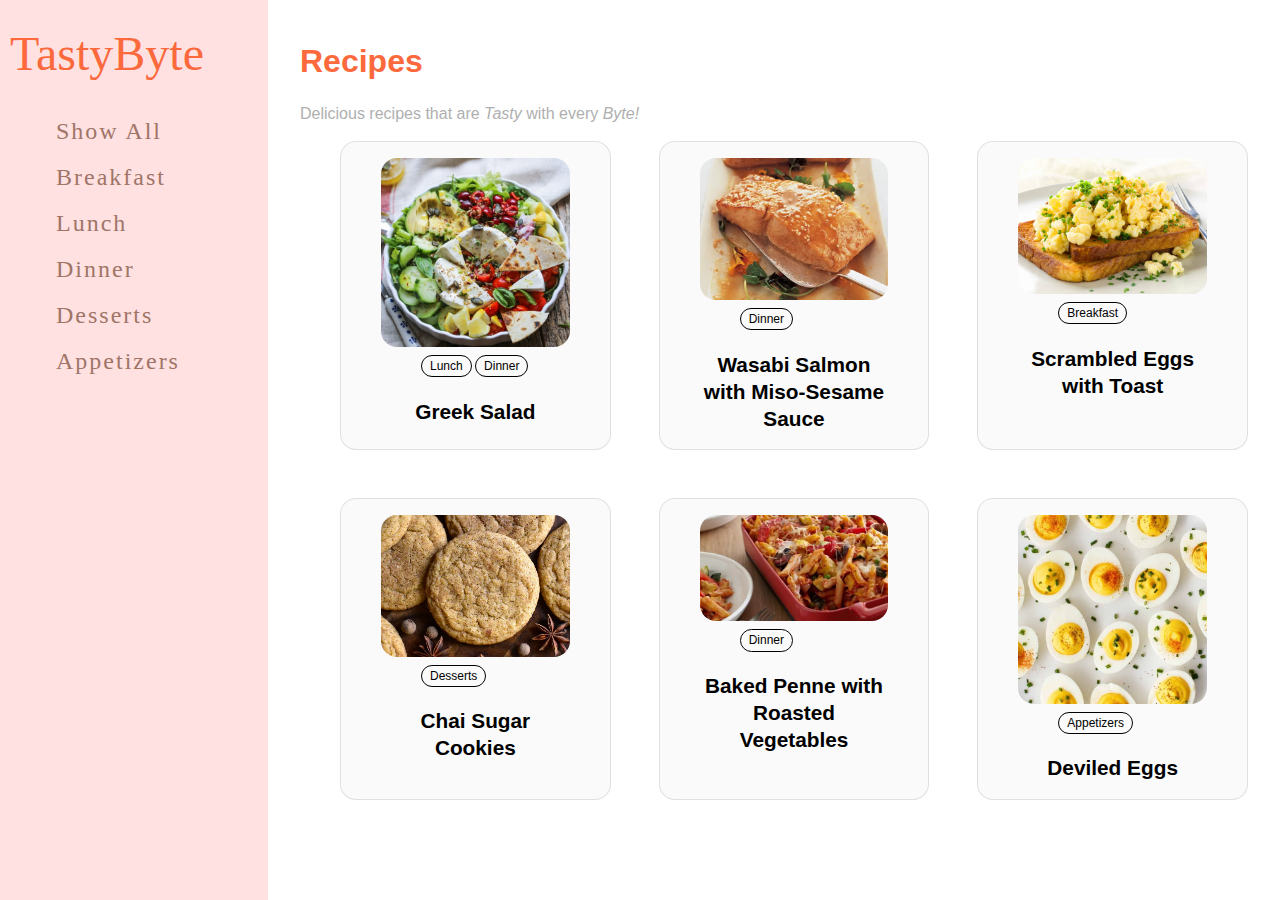
<file: index.html>
<!DOCTYPE html>
<html lang="en">
<head>
    <meta charset="UTF-8">
    <meta name="viewport" content="width=device-width, initial-scale=1.0">
    <title>TastyByte</title>
    <link rel="stylesheet" href="styles.css">
</head>
<body>
    <div class="header"> 
        <div class="topnav">
        <!-- Site Logo -->
        <div class="logo"><a href="index.html">TastyByte</a></div>
            <div class="filtersattop">
                <ol class="filters">
                    <li>
                        <label for="All">Show All</label>
                    </li>
                    <li>
                        <label for="Breakfast">Breakfast</label>
                    </li>
                    <li>
                        <label for="Lunch">Lunch</label>
                    </li>
                    <li>
                        <label for="Dinner">Dinner</label>
                    </li>
                    <li>
                        <label for="Desserts">Desserts</label>
                    </li>
                    <li>
                        <label for="Appetizers">Appetizers</label>
                    </li>
                </ol>
            </div>
        </div>
    </div>
    <!-- Container for Filtering the Recipes (Note: Container must include the recipe items) -->
    <div class="container">
            <input type="radio" id="All" name="categories" value="All" checked>
            <input type="radio" id="Breakfast" name="categories" value="Breakfast">
            <input type="radio" id="Lunch" name="categories" value="Lunch">
            <input type="radio" id="Dinner" name="categories" value="Dinner">
            <input type="radio" id="Desserts" name="categories" value="Desserts">
            <input type="radio" id="Appetizers" name="categories" value="Appetizers">
       
    
        <!-- Main Page Content -->
        <h1 class="page-title">Recipes</h1>
        <p class="page-tagline">Delicious recipes that are <em>Tasty</em> with every <em>Byte!</em></p>
        
        <ol class="recipes">
            <li class="post" data-category="Lunch Dinner">
              <article>
                <figure>
                  <a href="recipes/greek-salad.html">
                    <img src="img/greek-salad.png" alt="picture of a greek salad">
                  </a>
                  <figcaption>
                    <ol class="post-categories">
                      <li>
                        <a href="">Lunch</a>
                      </li>
                      <li>
                        <a href="">Dinner</a>
                      </li>
                    </ol>
                    <h2 class="post-title">
                      <a href="recipes/greek-salad.html">Greek Salad</a>
                    </h2>
                  </figcaption>
                </figure>
              </article>
            </li>

            <li class="post" data-category="Dinner">
                <article>
                  <figure>
                    <a href="recipes/wasabi-salmon.html">
                      <img src="img/wasabi-salmon-with-miso-sesame-sauce.webp" alt="Wasabi Salmon with Miso-Sesame Sauce">
                    </a>
                    <figcaption>
                      <ol class="post-categories">
                        <li>
                          <a href="">Dinner</a>
                        </li>
                      </ol>
                      <h2 class="post-title">
                        <a href="recipes/wasabi-salmon.html">Wasabi Salmon with Miso-Sesame Sauce</a>
                      </h2>
                    </figcaption>
                  </figure>
                </article>
              </li>

              <li class="post" data-category="Breakfast">
                <article>
                    <figure>
                        <a href="recipes/scrambled-eggs.html">
                           <img src="img/scrambled-eggs.jpg" alt="Scrambled Eggs with Toast">
                        </a>
                        <figcaption>
                           <ol class="post-categories">
                               <li>
                                   <a href="">Breakfast</a>
                               </li>
                           </ol>
                           <h2 class="post-title">
                               <a href="recipes/scrambled-eggs.html">Scrambled Eggs with Toast</a>
                           </h2>
                        </figcaption>
                    </figure>
                </article>
            </li>

            <li class="post" data-category="Desserts">
                <article>
                    <figure>
                        <a href="recipes/chai-sugar-cookies.html">
                           <img src="img/chai-sugar-cookies.webp" alt="Chai sugar cookies closeup">
                        </a>
                        <figcaption>
                           <ol class="post-categories">
                               <li>
                                   <a href="">Desserts</a>
                               </li>
                           </ol>
                           <h2 class="post-title">
                               <a href="recipes/chai-sugar-cookies.html">Chai Sugar Cookies</a>
                           </h2>
                        </figcaption>
                    </figure>
                </article>
            </li>

            <li class="post" data-category="Dinner">
                <article>
                    <figure>
                        <a href="recipes/baked-penne.html">
                           <img src="img/baked-penne-with-roasted-vegetables.webp" alt="Baked Penne with Roasted Vegetables">
                        </a>
                        <figcaption>
                           <ol class="post-categories">
                               <li>
                                   <a href="">Dinner</a>
                               </li>
                           </ol>
                           <h2 class="post-title">
                               <a href="recipes/baked-penne.html">Baked Penne with Roasted Vegetables</a>
                           </h2>
                        </figcaption>
                    </figure>
                </article>
            </li>

            <li class="post" data-category="Appetizers">
                <article>
                    <figure>
                        <a href="recipes/deviled-eggs.html">
                           <img src="img/deviled-eggs.jpg" alt="Deviled eggs with parsley on top">
                        </a>
                        <figcaption>
                           <ol class="post-categories">
                               <li>
                                   <a href="">Appetizers</a>
                               </li>
                           </ol>
                           <h2 class="post-title">
                               <a href="recipes/deviled-eggs.html">Deviled Eggs</a>
                           </h2>
                        </figcaption>
                    </figure>
                </article>
            </li>
        </ol>

    </div>
</body>
</html>
</file>
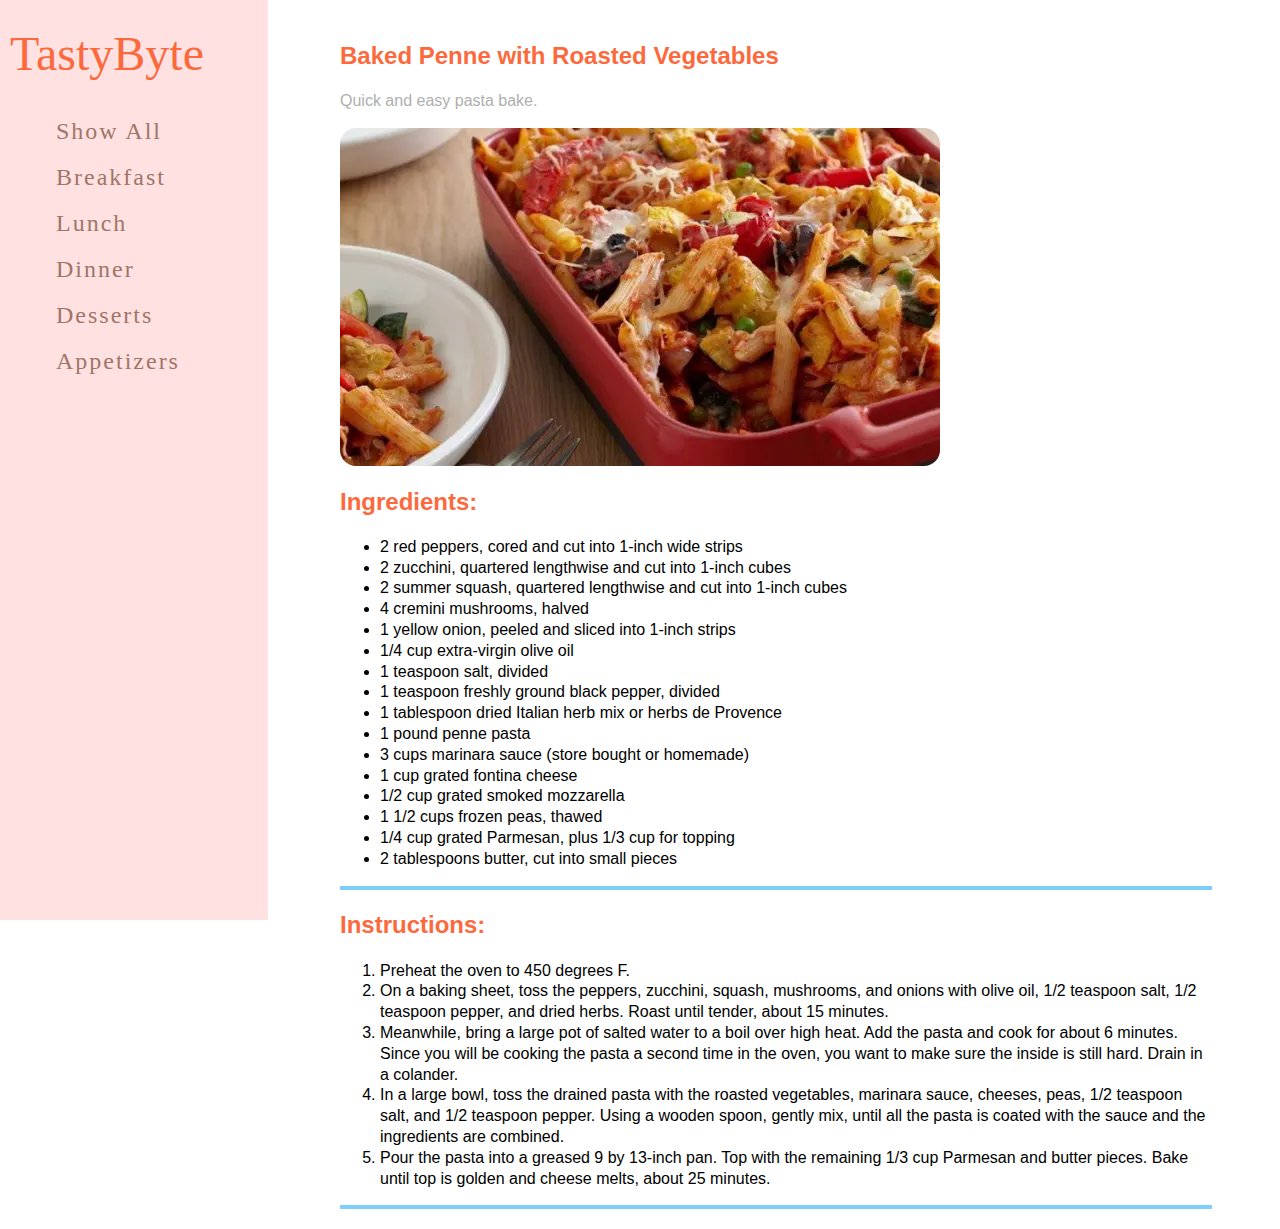
<file: recipes/baked-penne.html>
<!DOCTYPE html>
<html lang="en">
<head>
    <meta charset="UTF-8">
    <meta name="viewport" content="width=device-width, initial-scale=1.0">
    <title>TastyByte</title>
    <link rel="stylesheet" href="../styles.css">
</head>
<body>
    <div class="header"> 
        <div class="topnav">
        <!-- Site Logo -->
        <div class="logo"><a href="../index.html">TastyByte</a></div>
            <div class="filtersattop">
                <ol class="filters">
                    <li>
                        <label for="All">Show All</label>
                    </li>
                    <li>
                        <label for="Breakfast">Breakfast</label>
                    </li>
                    <li>
                        <label for="Lunch">Lunch</label>
                    </li>
                    <li>
                        <label for="Dinner">Dinner</label>
                    </li>
                    <li>
                        <label for="Desserts">Desserts</label>
                    </li>
                    <li>
                        <label for="Appetizers">Appetizers</label>
                    </li>
                </ol>
            </div>
        </div>
    </div>
<!-- Container for Filtering the Recipes (Note: Container must include the recipe items) -->
<div class="container">
        <input type="radio" id="All" name="categories" value="All" checked>
        <input type="radio" id="Breakfast" name="categories" value="Breakfast">
        <input type="radio" id="Lunch" name="categories" value="Lunch">
        <input type="radio" id="Dinner" name="categories" value="Dinner">
        <input type="radio" id="Desserts" name="categories" value="Desserts">
        <input type="radio" id="Appetizers" name="categories" value="Appetizers">
   

    <!-- Recipe Container-->
    <div class="recipe-page-container">
      <h2 class="page-title">Baked Penne with Roasted Vegetables</h2>
      <p class="page-tagline">Quick and easy pasta bake.</p>
      <img src="../img/baked-penne-with-roasted-vegetables.webp" alt="Baked Penne with Roasted Vegetables">
      <h2 class="page-title">Ingredients:</h2>
      <ul>
        <li>2 red peppers, cored and cut into 1-inch wide strips</li>
        <li>2 zucchini, quartered lengthwise and cut into 1-inch cubes</li>
        <li>2 summer squash, quartered lengthwise and cut into 1-inch cubes</li>
        <li>4 cremini mushrooms, halved</li>
        <li>1 yellow onion, peeled and sliced into 1-inch strips</li>
        <li>1/4 cup extra-virgin olive oil</li>
        <li>1 teaspoon salt, divided</li>
        <li>1 teaspoon freshly ground black pepper, divided</li>
        <li>1 tablespoon dried Italian herb mix or herbs de Provence</li>
        <li>1 pound penne pasta</li>
        <li>3 cups marinara sauce (store bought or homemade)</li>
        <li>1 cup grated fontina cheese</li>
        <li>1/2 cup grated smoked mozzarella</li>
        <li>1 1/2 cups frozen peas, thawed</li>
        <li>1/4 cup grated Parmesan, plus 1/3 cup for topping</li>
        <li>2 tablespoons butter, cut into small pieces</li>
      </ul>
      <div class="Line1" style="width: 100%; height: 100%; border: 2px #7ECEFC solid"></div>
      <h2 class="page-title">Instructions:</h2>
      <ol>
        <li>Preheat the oven to 450 degrees F. </li>
        <li>On a baking sheet, toss the peppers, zucchini, squash, mushrooms, and onions with olive oil, 1/2 teaspoon salt, 1/2 teaspoon pepper, and dried herbs. Roast until tender, about 15 minutes. </li>
        <li>Meanwhile, bring a large pot of salted water to a boil over high heat. Add the pasta and cook for about 6 minutes. Since you will be cooking the pasta a second time in the oven, you want to make sure the inside is still hard. Drain in a colander. </li>
        <li>In a large bowl, toss the drained pasta with the roasted vegetables, marinara sauce, cheeses, peas, 1/2 teaspoon salt, and 1/2 teaspoon pepper. Using a wooden spoon, gently mix, until all the pasta is coated with the sauce and the ingredients are combined. </li>
        <li>Pour the pasta into a greased 9 by 13-inch pan. Top with the remaining 1/3 cup Parmesan and butter pieces. Bake until top is golden and cheese melts, about 25 minutes. </li>
      </ol>
      <div class="Line1" style="width: 100%; height: 100%; border: 2px #7ECEFC solid"></div>
    </div>
</body>
</html>
</file>
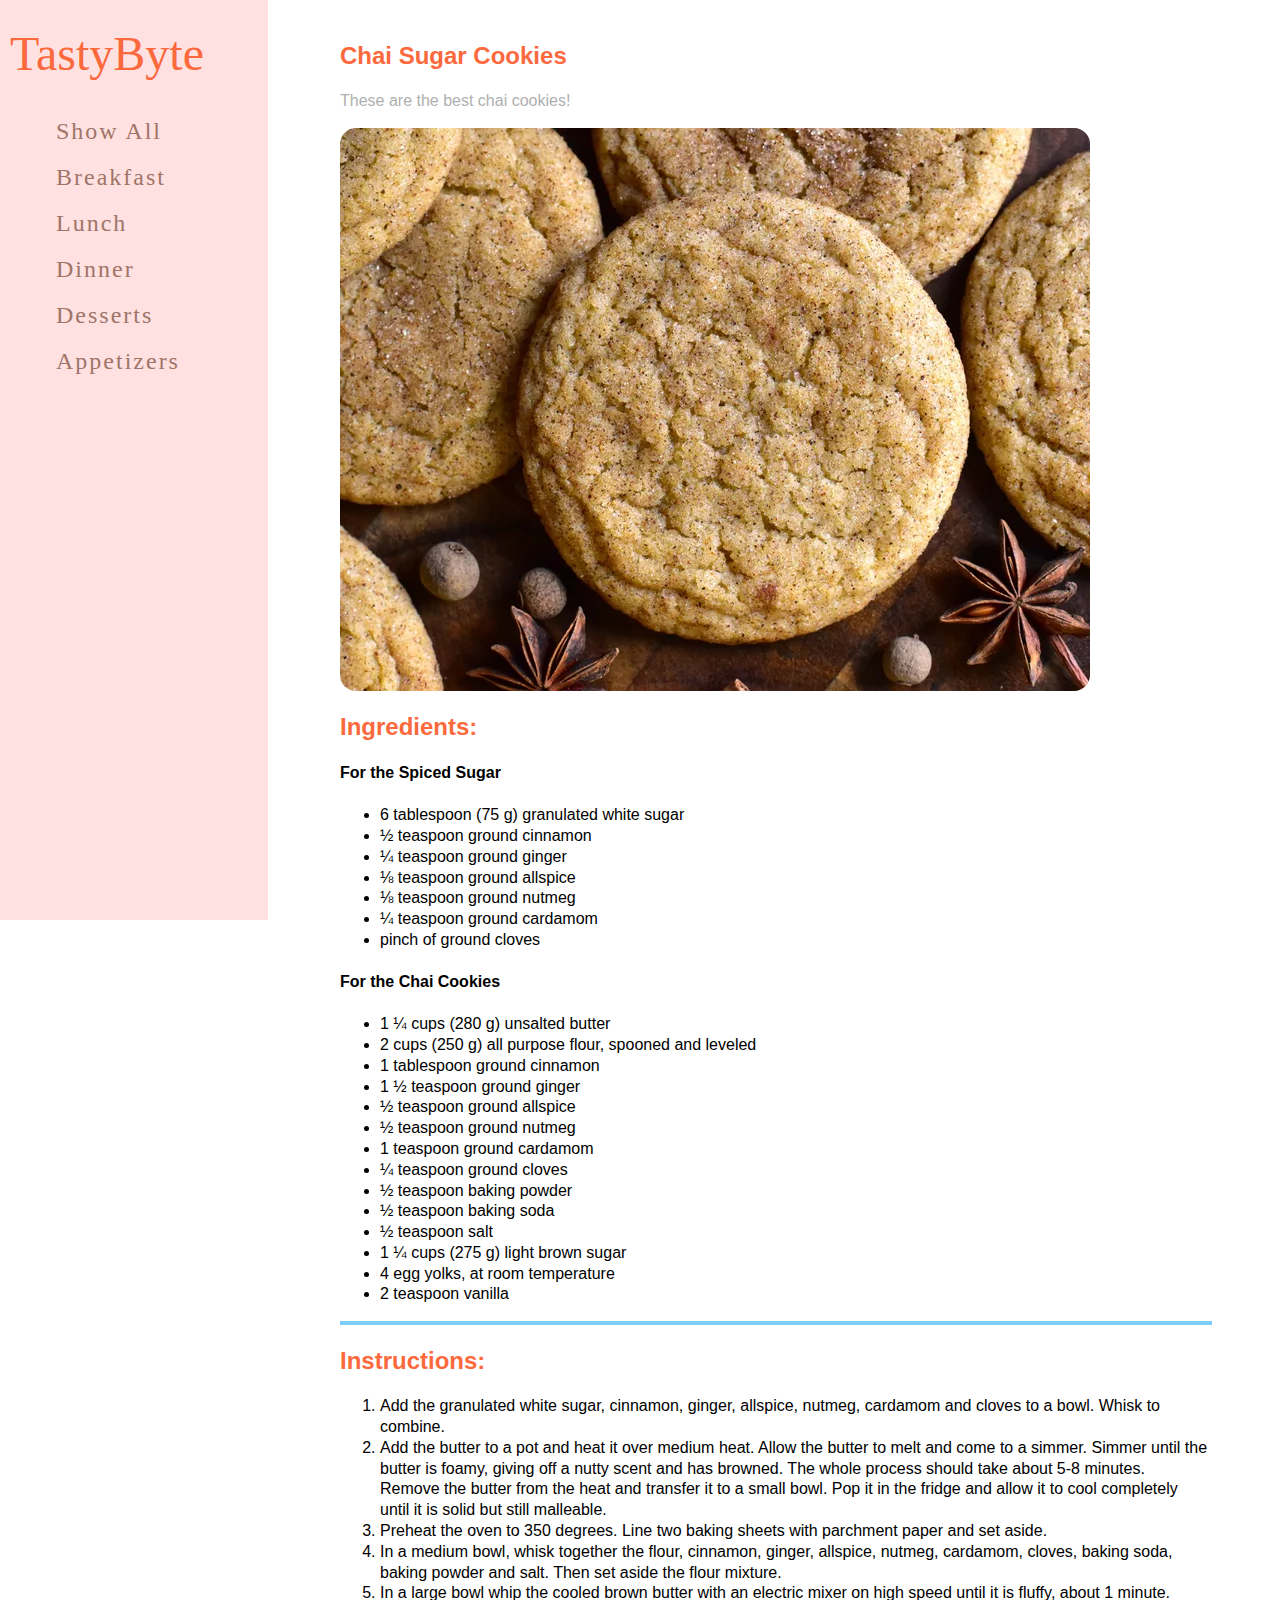
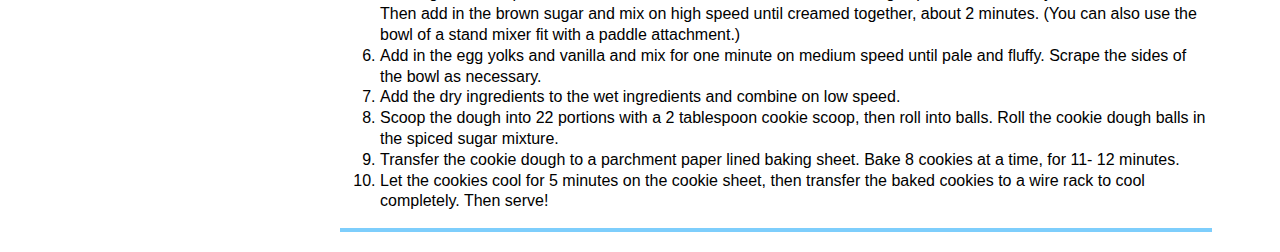
<file: recipes/chai-sugar-cookies.html>
<!DOCTYPE html>
<html lang="en">
<head>
    <meta charset="UTF-8">
    <meta name="viewport" content="width=device-width, initial-scale=1.0">
    <title>TastyByte</title>
    <link rel="stylesheet" href="../styles.css">
</head>
<body>
    <div class="header"> 
        <div class="topnav">
        <!-- Site Logo -->
        <div class="logo"><a href="../index.html">TastyByte</a></div>
            <div class="filtersattop">
                <ol class="filters">
                    <li>
                        <label for="All">Show All</label>
                    </li>
                    <li>
                        <label for="Breakfast">Breakfast</label>
                    </li>
                    <li>
                        <label for="Lunch">Lunch</label>
                    </li>
                    <li>
                        <label for="Dinner">Dinner</label>
                    </li>
                    <li>
                        <label for="Desserts">Desserts</label>
                    </li>
                    <li>
                        <label for="Appetizers">Appetizers</label>
                    </li>
                </ol>
            </div>
        </div>
    </div>
<!-- Container for Filtering the Recipes (Note: Container must include the recipe items) -->
<div class="container">
        <input type="radio" id="All" name="categories" value="All" checked>
        <input type="radio" id="Breakfast" name="categories" value="Breakfast">
        <input type="radio" id="Lunch" name="categories" value="Lunch">
        <input type="radio" id="Dinner" name="categories" value="Dinner">
        <input type="radio" id="Desserts" name="categories" value="Desserts">
        <input type="radio" id="Appetizers" name="categories" value="Appetizers">
   

    <!-- Recipe Container-->
    <div class="recipe-page-container">
      <h2 class="page-title">Chai Sugar Cookies</h2>
      <p class="page-tagline">These are the best chai cookies!</p>
      <img src="../img/chai-sugar-cookies.webp" alt="Chai sugar cookies closeup"">
      <h2 class="page-title">Ingredients:</h2>
      <h4>For the Spiced Sugar</h4>
      <ul>
        <li>6 tablespoon (75 g) granulated white sugar</li>
        <li>½ teaspoon ground cinnamon</li>
        <li>¼ teaspoon ground ginger</li>
        <li>⅛ teaspoon ground allspice</li>
        <li>⅛ teaspoon ground nutmeg</li>
        <li>¼ teaspoon ground cardamom</li>
        <li> pinch of ground cloves</li>
      </ul>
      <h4>For the Chai Cookies</h4>
      <ul>
        <li>1 ¼ cups (280 g) unsalted butter</li>
        <li>2 cups (250 g) all purpose flour, spooned and leveled</li>
        <li>1 tablespoon ground cinnamon</li>
        <li>1 ½ teaspoon ground ginger</li>
        <li>½ teaspoon ground allspice</li>
        <li>½ teaspoon ground nutmeg</li>
        <li>1 teaspoon ground cardamom</li>
        <li>¼ teaspoon ground cloves</li>
        <li> ½ teaspoon baking powder</li>
        <li>½ teaspoon baking soda</li>
        <li>½ teaspoon salt</li>
        <li> 1 ¼ cups (275 g) light brown sugar</li>
        <li>4 egg yolks, at room temperature</li>
        <li>2 teaspoon vanilla</li>
      </ul>
      <div class="Line1" style="width: 100%; height: 100%; border: 2px #7ECEFC solid"></div>
      <h2 class="page-title">Instructions:</h2>
      <ol>
        <li>Add the granulated white sugar, cinnamon, ginger, allspice, nutmeg, cardamom and cloves to a bowl. Whisk to combine.</li>
        <li>Add the butter to a pot and heat it over medium heat. Allow the butter to melt and come to a simmer. Simmer until the butter is foamy, giving off a nutty scent and has browned. The whole process should take about 5-8 minutes. Remove the butter from the heat and transfer it to a small bowl. Pop it in the fridge and allow it to cool completely until it is solid but still malleable.</li>
        <li>Preheat the oven to 350 degrees. Line two baking sheets with parchment paper and set aside.</li>
        <li>In a medium bowl, whisk together the flour, cinnamon, ginger, allspice, nutmeg, cardamom, cloves, baking soda, baking powder and salt. Then set aside the flour mixture.</li>
        <li>In a large bowl whip the cooled brown butter with an electric mixer on high speed until it is fluffy, about 1 minute. Then add in the brown sugar and mix on high speed until creamed together, about 2 minutes. (You can also use the bowl of a stand mixer fit with a paddle attachment.)</li>
        <li>Add in the egg yolks and vanilla and mix for one minute on medium speed until pale and fluffy. Scrape the sides of the bowl as necessary.</li>
        <li>Add the dry ingredients to the wet ingredients and combine on low speed.</li>
        <li>Scoop the dough into 22 portions with a 2 tablespoon cookie scoop, then roll into balls. Roll the cookie dough balls in the spiced sugar mixture.</li>
        <li>Transfer the cookie dough to a parchment paper lined baking sheet. Bake 8 cookies at a time, for 11- 12 minutes.</li>
        <li>Let the cookies cool for 5 minutes on the cookie sheet, then transfer the baked cookies to a wire rack to cool completely. Then serve!</li>
      </ol>
      <div class="Line1" style="width: 100%; height: 100%; border: 2px #7ECEFC solid"></div>
    </div>
</body>
</html>
</file>
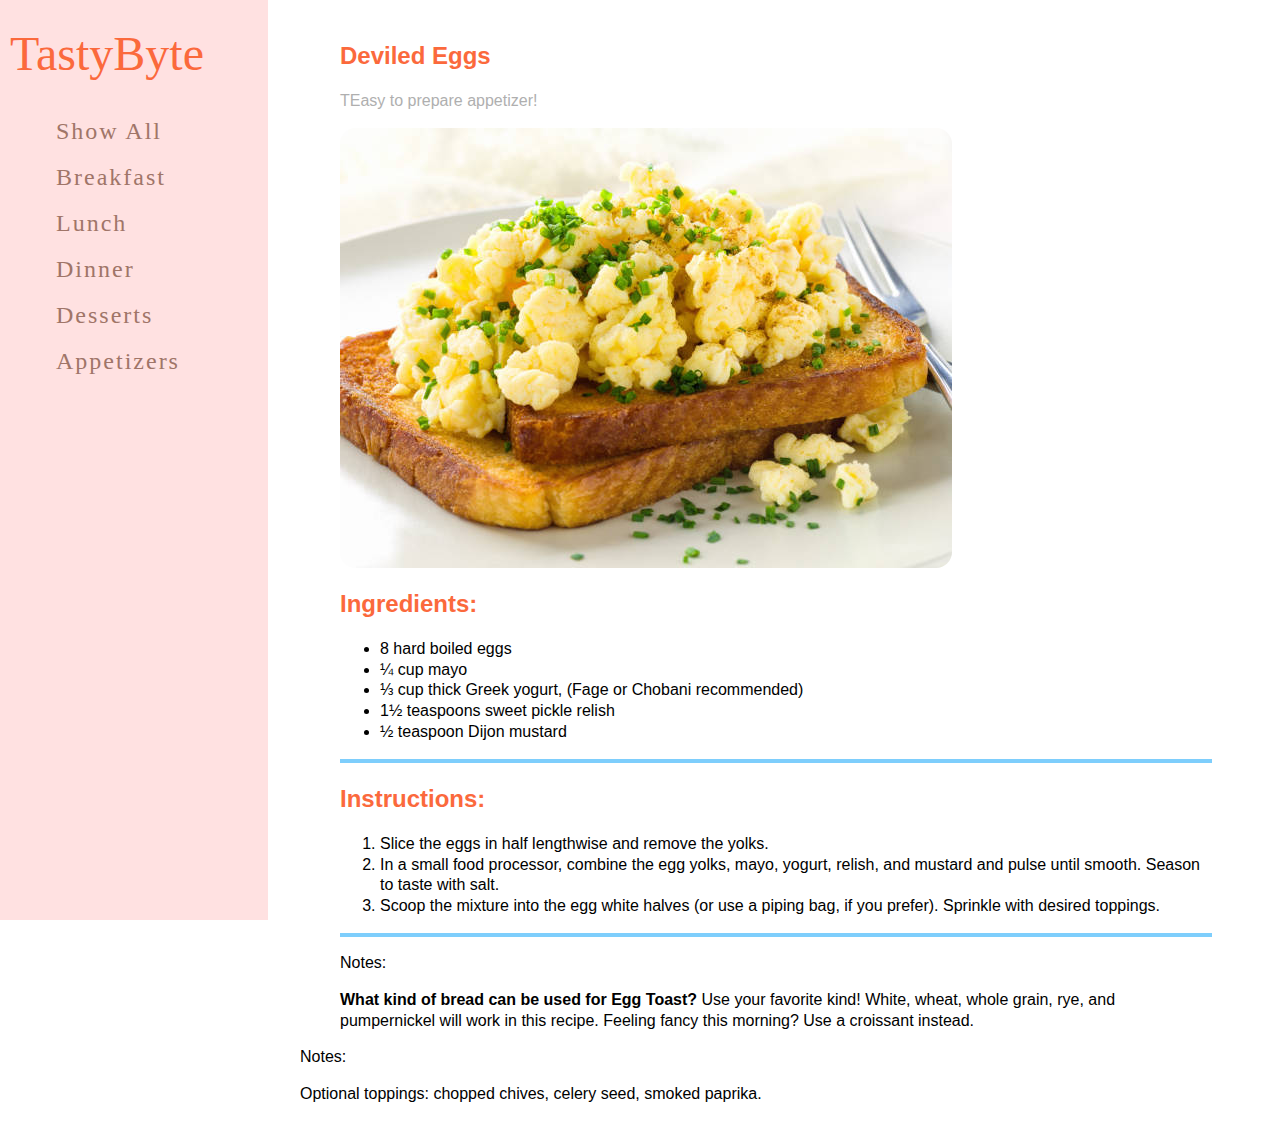
<file: recipes/deviled-eggs.html>
<!DOCTYPE html>
<html lang="en">
<head>
    <meta charset="UTF-8">
    <meta name="viewport" content="width=device-width, initial-scale=1.0">
    <title>TastyByte</title>
    <link rel="stylesheet" href="../styles.css">
</head>
<body>
  <div class="header"> 
    <div class="topnav">
    <!-- Site Logo -->
    <div class="logo"><a href="../index.html">TastyByte</a></div>
        <div class="filtersattop">
            <ol class="filters">
                <li>
                    <label for="All">Show All</label>
                </li>
                <li>
                    <label for="Breakfast">Breakfast</label>
                </li>
                <li>
                    <label for="Lunch">Lunch</label>
                </li>
                <li>
                    <label for="Dinner">Dinner</label>
                </li>
                <li>
                    <label for="Desserts">Desserts</label>
                </li>
                <li>
                    <label for="Appetizers">Appetizers</label>
                </li>
            </ol>
        </div>
    </div>
</div>
<!-- Container for Filtering the Recipes (Note: Container must include the recipe items) -->
<div class="container">
        <input type="radio" id="All" name="categories" value="All" checked>
        <input type="radio" id="Breakfast" name="categories" value="Breakfast">
        <input type="radio" id="Lunch" name="categories" value="Lunch">
        <input type="radio" id="Dinner" name="categories" value="Dinner">
        <input type="radio" id="Desserts" name="categories" value="Desserts">
        <input type="radio" id="Appetizers" name="categories" value="Appetizers">
   

    <!-- Recipe Container-->
    <div class="recipe-page-container">
      <h2 class="page-title">Deviled Eggs</h2>
      <p class="page-tagline">TEasy to prepare appetizer!</p>
      <img src="../img/scrambled-eggs.jpg" alt="Scrambled Eggs with Toast"">
      <h2 class="page-title">Ingredients:</h2>
      <ul>
        <li>8 hard boiled eggs</li>
        <li>¼ cup mayo</li>
        <li>⅓ cup thick Greek yogurt, (Fage or Chobani recommended)</li>
        <li>1½ teaspoons sweet pickle relish</li>
        <li>½ teaspoon Dijon mustard</li>
      </ul>
      <div class="Line1" style="width: 100%; height: 100%; border: 2px #7ECEFC solid"></div>
      <h2 class="page-title">Instructions:</h2>
      <ol>
        <li>Slice the eggs in half lengthwise and remove the yolks.</li>
        <li>In a small food processor, combine the egg yolks, mayo, yogurt, relish, and mustard and pulse until smooth. Season to taste with salt.</li>
        <li>Scoop the mixture into the egg white halves (or use a piping bag, if you prefer). Sprinkle with desired toppings.</li>
      </ol>
      <div class="Line1" style="width: 100%; height: 100%; border: 2px #7ECEFC solid"></div>
      <p>Notes:</p>
      <p><strong>What kind of bread can be used for Egg Toast?</strong> Use your favorite kind! White, wheat, whole grain, rye, and pumpernickel will work in this recipe. Feeling fancy this morning? Use a croissant instead. </p>
    </div>
    <p>Notes:</p>
      <p>Optional toppings: chopped chives, celery seed, smoked paprika.</p>
</body>
</html>
</file>
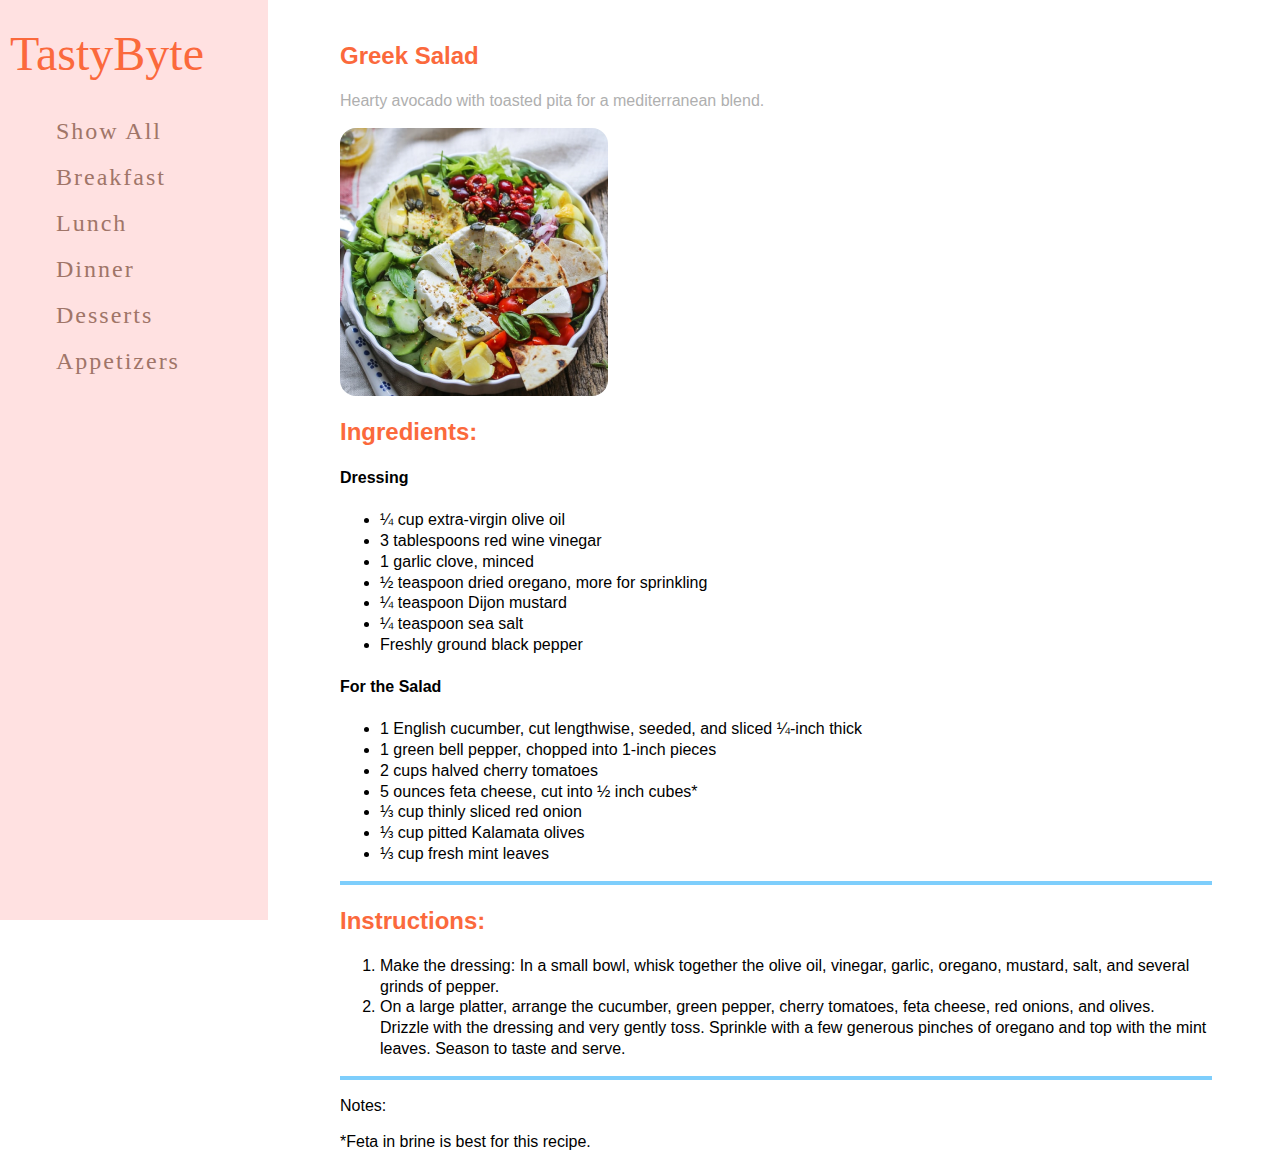
<file: recipes/greek-salad.html>
<!DOCTYPE html>
<html lang="en">
<head>
    <meta charset="UTF-8">
    <meta name="viewport" content="width=device-width, initial-scale=1.0">
    <title>TastyByte</title>
    <link rel="stylesheet" href="../styles.css">
</head>
<body>
    <div class="header"> 
        <div class="topnav">
        <!-- Site Logo -->
        <div class="logo"><a href="../index.html">TastyByte</a></div>
            <div class="filtersattop">
                <ol class="filters">
                    <li>
                        <label for="All">Show All</label>
                    </li>
                    <li>
                        <label for="Breakfast">Breakfast</label>
                    </li>
                    <li>
                        <label for="Lunch">Lunch</label>
                    </li>
                    <li>
                        <label for="Dinner">Dinner</label>
                    </li>
                    <li>
                        <label for="Desserts">Desserts</label>
                    </li>
                    <li>
                        <label for="Appetizers">Appetizers</label>
                    </li>
                </ol>
            </div>
        </div>
    </div>
<!-- Container for Filtering the Recipes (Note: Container must include the recipe items) -->
<div class="container">
        <input type="radio" id="All" name="categories" value="All" checked>
        <input type="radio" id="Breakfast" name="categories" value="Breakfast">
        <input type="radio" id="Lunch" name="categories" value="Lunch">
        <input type="radio" id="Dinner" name="categories" value="Dinner">
        <input type="radio" id="Desserts" name="categories" value="Desserts">
        <input type="radio" id="Appetizers" name="categories" value="Appetizers">
   

    <!-- Recipe Container-->
    <div class="recipe-page-container">
      <h2 class="page-title">Greek Salad</h2>
      <p class="page-tagline">Hearty avocado with toasted pita for a mediterranean blend.</p>
      <img src="../img/greek-salad.png" alt="picture of a greek salad">
      <h2 class="page-title">Ingredients:</h2>
      <h4>Dressing</h4>
      <ul>
        <li>¼ cup extra-virgin olive oil</li>
        <li>3 tablespoons red wine vinegar</li>
        <li>1 garlic clove, minced</li>
        <li>½ teaspoon dried oregano, more for sprinkling</li>
        <li>¼ teaspoon Dijon mustard</li>
        <li>¼ teaspoon sea salt</li>
        <li>Freshly ground black pepper</li>
      </ul>
      <h4>For the Salad</h4>
      <ul>
        <li>1 English cucumber, cut lengthwise, seeded, and sliced ¼-inch thick</li>
        <li>1 green bell pepper, chopped into 1-inch pieces</li>
        <li>2 cups halved cherry tomatoes</li>
        <li>5 ounces feta cheese, cut into ½ inch cubes*</li>
        <li>⅓ cup thinly sliced red onion</li>
        <li>⅓ cup pitted Kalamata olives</li>
        <li>⅓ cup fresh mint leaves</li>
      </ul>
      <div class="Line1" style="width: 100%; height: 100%; border: 2px #7ECEFC solid"></div>
      <h2 class="page-title">Instructions:</h2>
      <ol>
        <li>Make the dressing: In a small bowl, whisk together the olive oil, vinegar, garlic, oregano, mustard, salt, and several grinds of pepper.</li>
        <li>On a large platter, arrange the cucumber, green pepper, cherry tomatoes, feta cheese, red onions, and olives. Drizzle with the dressing and very gently toss. Sprinkle with a few generous pinches of oregano and top with the mint leaves. Season to taste and serve.</li>
      </ol>
      <div class="Line1" style="width: 100%; height: 100%; border: 2px #7ECEFC solid"></div>
      <p>Notes:</p>
      <p>*Feta in brine is best for this recipe.</p>
    </div>
</body>
</html>
</file>
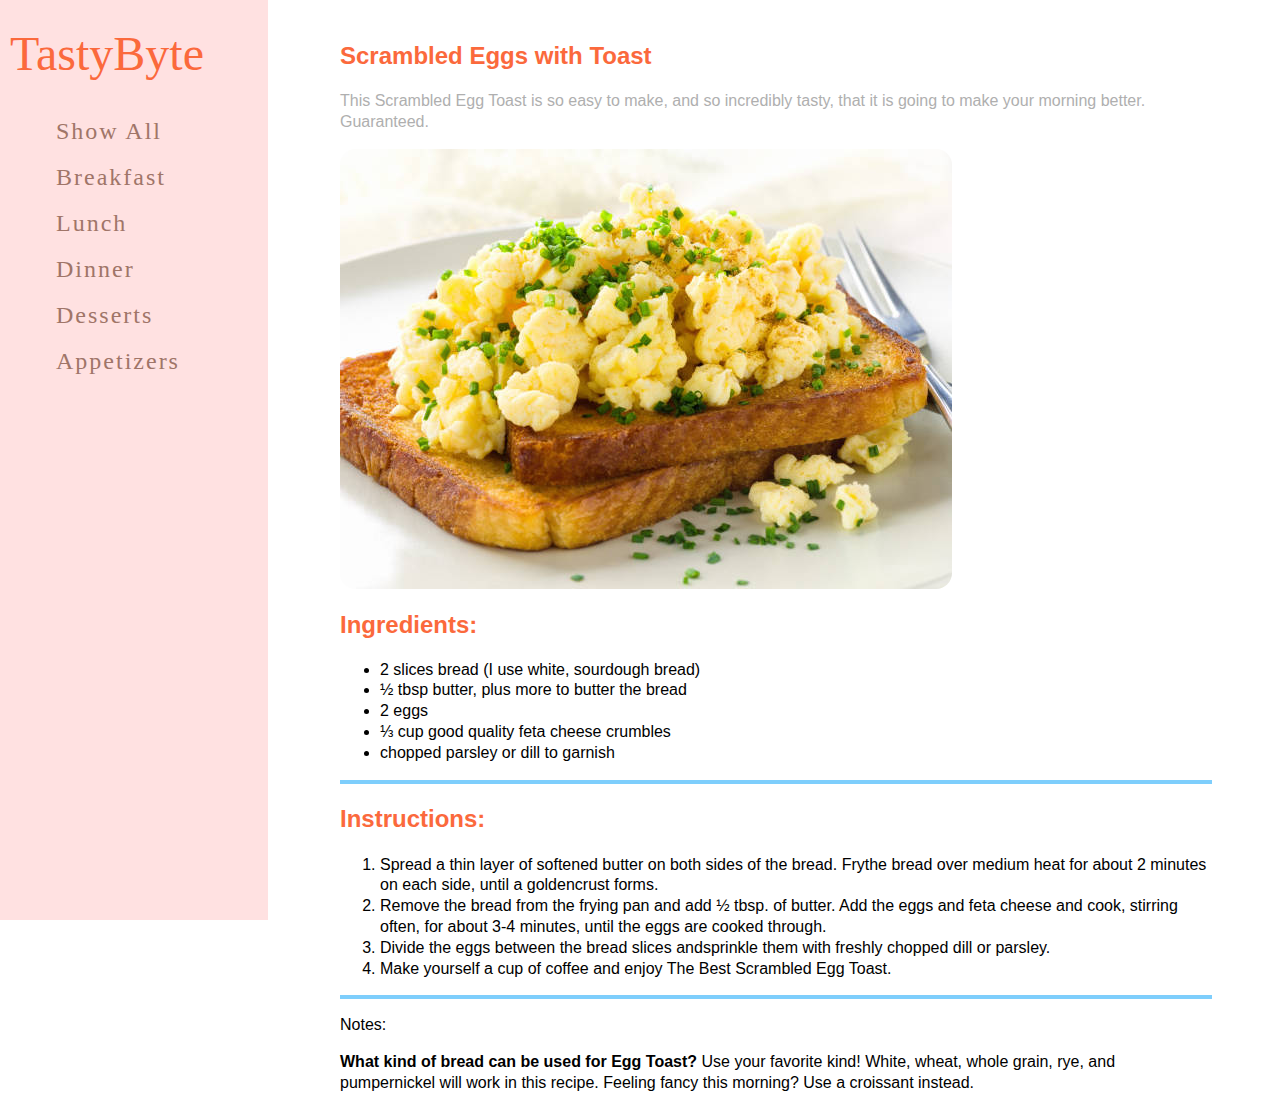
<file: recipes/scrambled-eggs.html>
<!DOCTYPE html>
<html lang="en">
<head>
    <meta charset="UTF-8">
    <meta name="viewport" content="width=device-width, initial-scale=1.0">
    <title>TastyByte</title>
    <link rel="stylesheet" href="../styles.css">
</head>
<body>
    <div class="header"> 
        <div class="topnav">
        <!-- Site Logo -->
        <div class="logo"><a href="../index.html">TastyByte</a></div>
            <div class="filtersattop">
                <ol class="filters">
                    <li>
                        <label for="All">Show All</label>
                    </li>
                    <li>
                        <label for="Breakfast">Breakfast</label>
                    </li>
                    <li>
                        <label for="Lunch">Lunch</label>
                    </li>
                    <li>
                        <label for="Dinner">Dinner</label>
                    </li>
                    <li>
                        <label for="Desserts">Desserts</label>
                    </li>
                    <li>
                        <label for="Appetizers">Appetizers</label>
                    </li>
                </ol>
            </div>
        </div>
    </div>
<!-- Container for Filtering the Recipes (Note: Container must include the recipe items) -->
<div class="container">
        <input type="radio" id="All" name="categories" value="All" checked>
        <input type="radio" id="Breakfast" name="categories" value="Breakfast">
        <input type="radio" id="Lunch" name="categories" value="Lunch">
        <input type="radio" id="Dinner" name="categories" value="Dinner">
        <input type="radio" id="Desserts" name="categories" value="Desserts">
        <input type="radio" id="Appetizers" name="categories" value="Appetizers">
   

    <!-- Recipe Container-->
    <div class="recipe-page-container">
      <h2 class="page-title">Scrambled Eggs with Toast</h2>
      <p class="page-tagline">This Scrambled Egg Toast is so easy to make, and so incredibly tasty, that it is going to make your morning better. Guaranteed.</p>
      <img src="../img/scrambled-eggs.jpg" alt="Scrambled Eggs with Toast"">
      <h2 class="page-title">Ingredients:</h2>
      <ul>
        <li>2 slices bread (I use white, sourdough bread)</li>
        <li>½ tbsp butter, plus more to butter the bread</li>
        <li>2 eggs</li>
        <li>⅓ cup good quality feta cheese crumbles</li>
        <li>chopped parsley or dill to garnish</li>
      </ul>
      <div class="Line1" style="width: 100%; height: 100%; border: 2px #7ECEFC solid"></div>
      <h2 class="page-title">Instructions:</h2>
      <ol>
        <li>Spread a thin layer of softened butter on both sides of the bread. Frythe bread over medium heat for about 2 minutes on each side, until a goldencrust forms. </li>
        <li>Remove the bread from the frying pan and add ½ tbsp. of butter. Add the eggs and feta cheese and cook, stirring often, for about 3-4 minutes, until the eggs are cooked through.</li>
        <li>Divide the eggs between the bread slices andsprinkle them with freshly chopped dill or parsley.</li>
        <li>Make yourself a cup of coffee and enjoy The Best Scrambled Egg Toast.</li>
      </ol>
      <div class="Line1" style="width: 100%; height: 100%; border: 2px #7ECEFC solid"></div>
      <p>Notes:</p>
      <p><strong>What kind of bread can be used for Egg Toast?</strong> Use your favorite kind! White, wheat, whole grain, rye, and pumpernickel will work in this recipe. Feeling fancy this morning? Use a croissant instead. </p>
    </div>
</body>
</html>
</file>
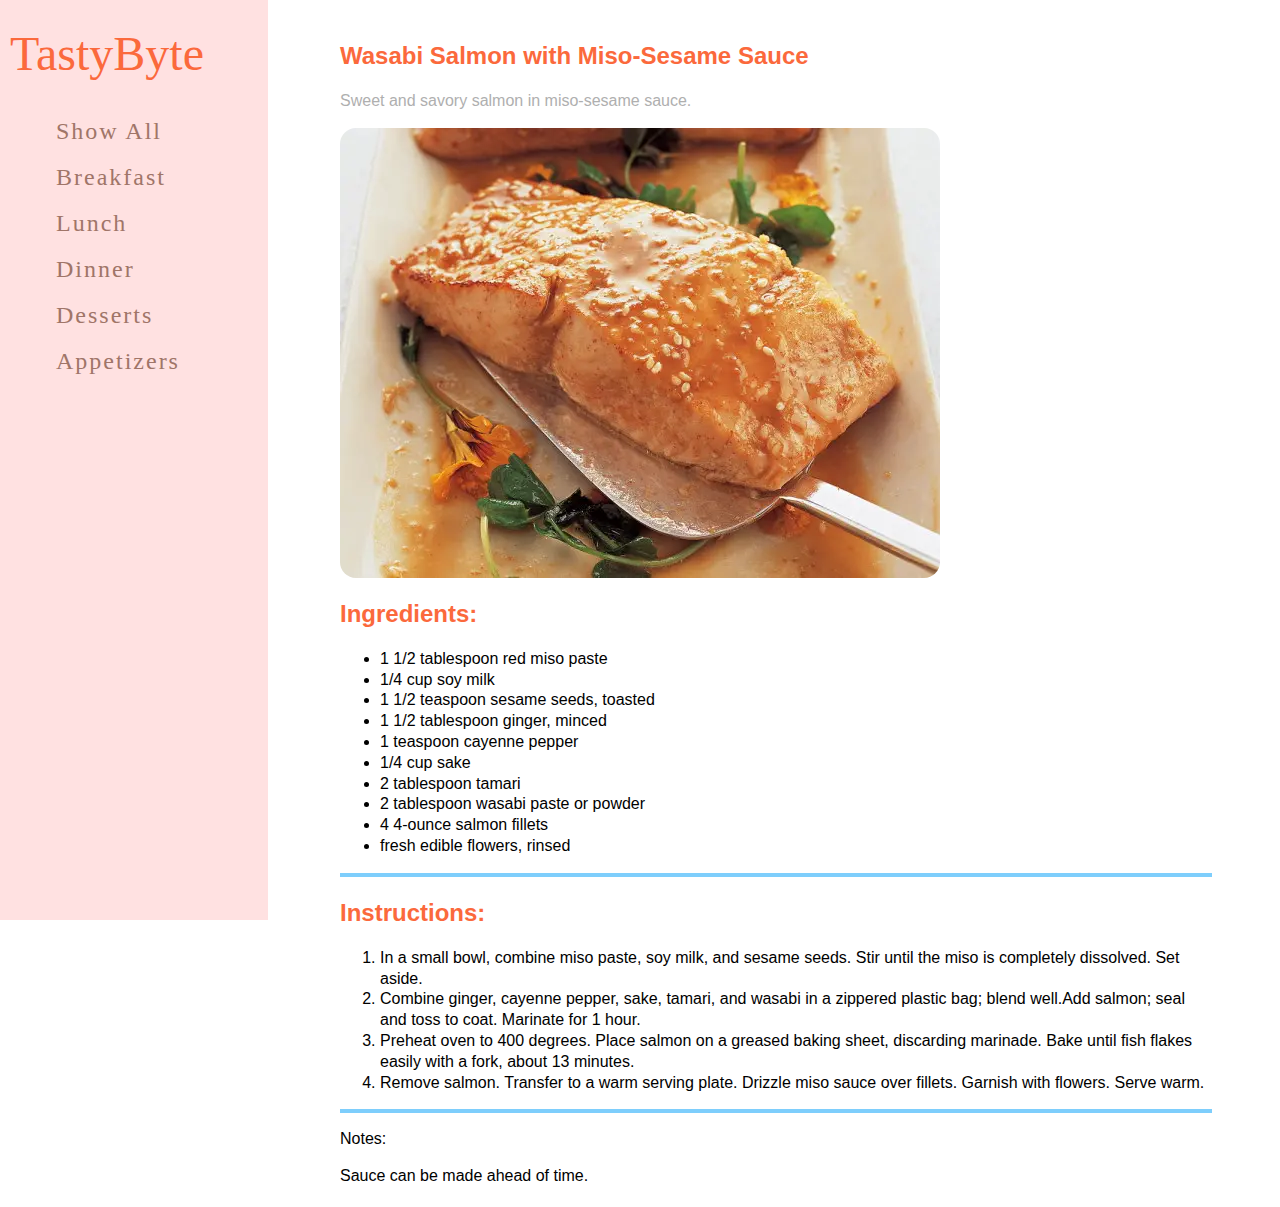
<file: recipes/wasabi-salmon.html>
<!DOCTYPE html>
<html lang="en">
<head>
    <meta charset="UTF-8">
    <meta name="viewport" content="width=device-width, initial-scale=1.0">
    <title>TastyByte</title>
    <link rel="stylesheet" href="../styles.css">
</head>
<body>
    <div class="header"> 
        <div class="topnav">
        <!-- Site Logo -->
        <div class="logo"><a href="../index.html">TastyByte</a></div>
            <div class="filtersattop">
                <ol class="filters">
                    <li>
                        <label for="All">Show All</label>
                    </li>
                    <li>
                        <label for="Breakfast">Breakfast</label>
                    </li>
                    <li>
                        <label for="Lunch">Lunch</label>
                    </li>
                    <li>
                        <label for="Dinner">Dinner</label>
                    </li>
                    <li>
                        <label for="Desserts">Desserts</label>
                    </li>
                    <li>
                        <label for="Appetizers">Appetizers</label>
                    </li>
                </ol>
            </div>
        </div>
    </div>
<!-- Container for Filtering the Recipes (Note: Container must include the recipe items) -->
<div class="container">
        <input type="radio" id="All" name="categories" value="All" checked>
        <input type="radio" id="Breakfast" name="categories" value="Breakfast">
        <input type="radio" id="Lunch" name="categories" value="Lunch">
        <input type="radio" id="Dinner" name="categories" value="Dinner">
        <input type="radio" id="Desserts" name="categories" value="Desserts">
        <input type="radio" id="Appetizers" name="categories" value="Appetizers">
   

    <!-- Recipe Container-->
    <div class="recipe-page-container">
      <h2 class="page-title">Wasabi Salmon with Miso-Sesame Sauce</h2>
      <p class="page-tagline">Sweet and savory salmon in miso-sesame sauce.</p>
      <img src="../img/wasabi-salmon-with-miso-sesame-sauce.webp" alt="Wasabi Salmon with Miso-Sesame Sauce">
      <h2 class="page-title">Ingredients:</h2>
      <ul>
        <li>1 1/2 tablespoon red miso paste </li>
        <li>1/4 cup soy milk </li>
        <li>1 1/2 teaspoon sesame seeds, toasted </li>
        <li>1 1/2 tablespoon ginger, minced </li>
        <li>1 teaspoon cayenne pepper </li>
        <li>1/4 cup sake </li>
        <li>2 tablespoon tamari </li>
        <li>2 tablespoon wasabi paste or powder </li>
        <li>4 4-ounce salmon fillets </li>
        <li>fresh edible flowers, rinsed</li>
      </ul>
      <div class="Line1" style="width: 100%; height: 100%; border: 2px #7ECEFC solid"></div>
      <h2 class="page-title">Instructions:</h2>
      <ol>
        <li>In a small bowl, combine miso paste, soy milk, and sesame seeds. Stir until the miso is completely dissolved. Set aside.</li>
        <li>Combine ginger, cayenne pepper, sake, tamari, and wasabi in a zippered plastic bag; blend well.Add salmon; seal and toss to coat. Marinate for 1 hour.</li>
        <li>Preheat oven to 400 degrees. Place salmon on a greased baking sheet, discarding marinade. Bake until fish flakes easily with a fork, about 13 minutes.</li>
        <li>Remove salmon. Transfer to a warm serving plate. Drizzle miso sauce over fillets. Garnish with flowers. Serve warm.</li>
      </ol>
      <div class="Line1" style="width: 100%; height: 100%; border: 2px #7ECEFC solid"></div>
      <p>Notes:</p>
      <p>Sauce can be made ahead of time.</p>
    </div>
</body>
</html>
</file>
<file: styles.css>
.header {
    display: flex;
    justify-content: space-between;
    height: auto;
}
.logo {
    color: #FB693C;
    font-size: 48px;
    font-family: Rakkas;
    font-weight: 400;
    line-height: 48px;
    padding: 10px;
    padding-right: 30px;
}
   
.topnav {
    /* overflow: hidden;
    margin-right: auto;
    margin-top: auto;
    margin-bottom: auto;
    align-items: center; */
    height: 100%; /* Full-height: remove this if you want "auto" height */
    width: 268px; /* Set the width of the sidebar */
    position: fixed; /* Fixed Sidebar (stay in place on scroll) */
    z-index: 1; /* Stay on top */
    top: 0; /* Stay at the top */
    left: 0;
    background-color: #FFE1E1; 
    overflow-x: hidden; /* Disable horizontal scroll */
    padding-top: 20px;
}

/* Spaces out the Home, Contact and About Nav links */
/* .topnav a {
    padding: 10px;
} */

.filtersattop {
    background-color: #FFE1E1;
    margin-top: 20px;
}

 /* Hide the radio buttons */
input[type="radio"] {
    position: absolute;
    left: -9999px;
  }

img {
    display: block;
    max-width: 100%;
    height: auto;
    border-radius: 1rem;
}

ol.filters, ol.recipes, ol.post-categories {
    list-style: none;
}

a {
    text-decoration: none;
    color: inherit;
}
  
body {
    margin: 20px 0;
    color: black;
    font: 1rem/1.3 sans-serif;
}
  
.container {
    margin-left: 268px; /* Same as the width of the sidebar */
    max-width: 1200px;
    /* margin: 0 auto; */
    padding-left: 2rem;
    padding-right: 2rem;  
}

/* Style for the filters */
.filters {
    /* text-align: center; */
    margin-bottom: 2rem;
  }
  
.filters * {
    /* display: inline-block; */
    background: none;
    border: none;
    outline: none;
    cursor: pointer;
    color: #A07568;
    font-size: 24px;
    font-family: Roboto;
    font-weight: 400;
    line-height: 30px;
    letter-spacing: 2px;
    padding: 0.5rem 0.5rem;
  }

.filters label {
    cursor: pointer;
    transition: all 0.1s;
  }

  /* When you mouse over the navigation links, change their color */
.filters label:hover {
    color: #491200;
  }

.page-title {
    color: #FB693C;
}

.page-tagline {
    color: #AFAFAF;
}

/* Grid layout for Recipes */

  .recipes {
    display: grid;
    grid-gap: 3rem;
    grid-template-columns: repeat(3, 1fr);
  }
  
  .recipes .post {
    background: #fafafa;
    border: 1px solid rgba(0, 0, 0, 0.1);
    border-radius: 1rem;
  }
  
  .recipes .post-title {
    font-size: 1.3rem;
    text-align: center;
  }
  
  .recipes .post-title:hover {
    text-decoration: underline;
  }
  
  .recipes figcaption {
    padding-top: 0.5rem;
  }
  
  .recipes .post-categories {
    margin-bottom: 0.75rem;
    font-size: 0.75rem;
  }
  
  .recipes .post-categories * {
    display: inline-block;
  }
  
  .recipes .post-categories li {
    margin-bottom: 0.2rem;
  }
  
  .recipes .post-categories a {
    padding: 0.2rem 0.5rem;
    border-radius: 1rem;
    border: 1px solid;
    line-height: normal;
    background: all 0.1s;
  }
  
  .recipes .post-categories a:hover {
    background: #FB693C;
    color: white;
  }
  
  @media screen and (max-width: 900px) {
    .recipes {
      grid-template-columns: repeat(3, 1fr);
    }
  }
  
  @media screen and (max-width: 650px) {
    .recipes {
      grid-template-columns: repeat(2, 1fr);
    }
  }
  
/* Filtering Rules */
[value="Breakfast"]:checked ~ .recipes .post:not([data-category*="Breakfast"]),
[value="Lunch"]:checked ~ .recipes .post:not([data-category*="Lunch"]),
[value="Dinner"]:checked ~ .recipes .post:not([data-category*="Dinner"]),
[value="Desserts"]:checked ~ .recipes .post:not([data-category*="Desserts"]),
[value="Appetizers"]:checked ~ .recipes .post:not([data-category*="Appetizers"]) {
  display: none;
}

[value="All"]:checked ~ .filters [for="All"],
[value="Breakfast"]:checked ~ .filters [for="Breakfast"],
[value="Lunch"]:checked ~ .filters [for="Lunch"],
[value="Dinner"]:checked ~ .filters [for="Dinner"],
[value="Desserts"]:checked ~ .filters [for="Desserts"],
[value="Appetizers"]:checked ~ .filters [for="Appetizers"] {
  color: #491200;
  background: green;
}

.recipe-page-container{
    margin-left: 40px;
    margin-right: 40px;
}
</file>
